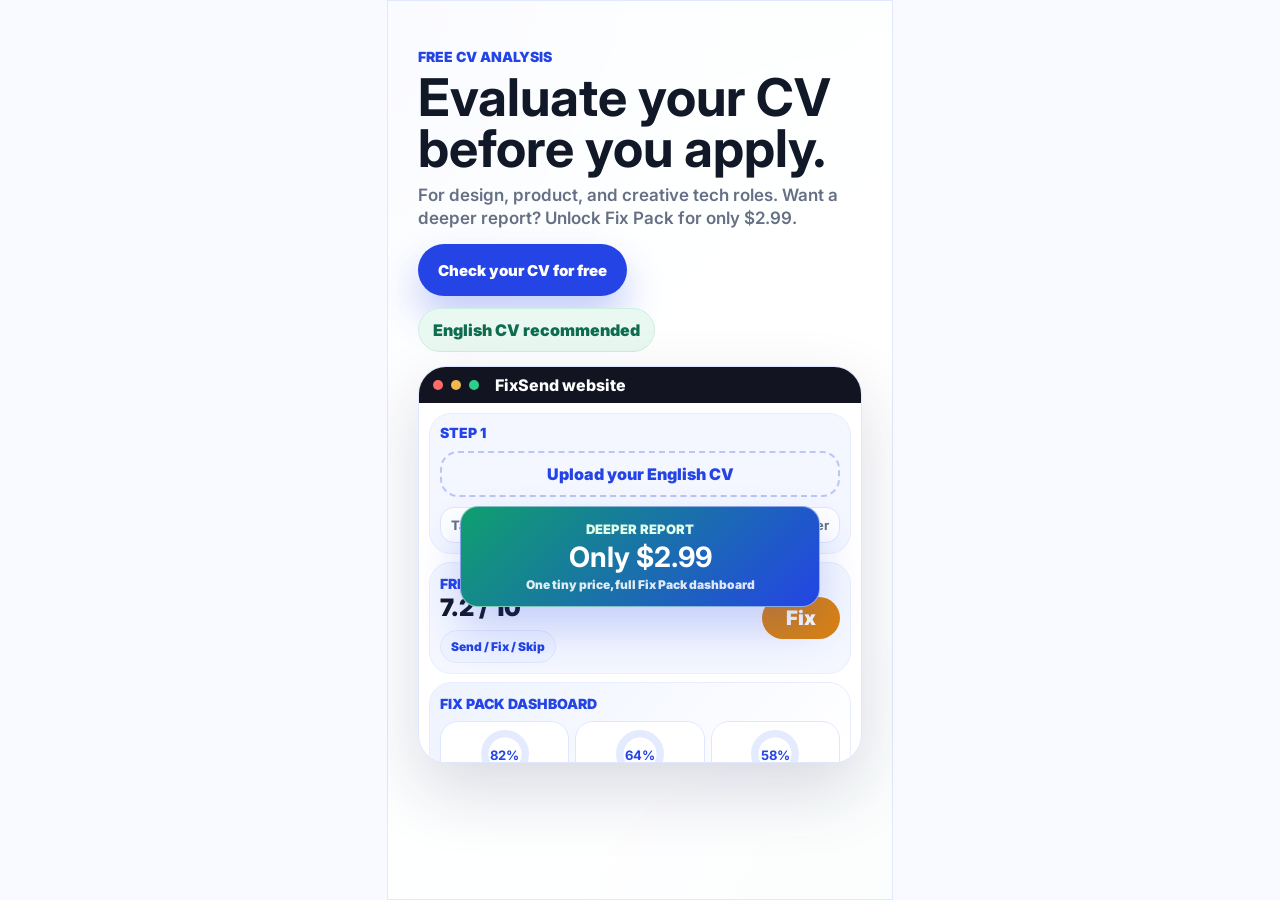
<file: ad-video.html>
<!DOCTYPE html>
<html lang="en">
  <head>
    <meta charset="UTF-8" />
    <meta name="viewport" content="width=device-width, initial-scale=1.0" />
    <title>FixSend Promo Video Scene</title>
    <link rel="preconnect" href="https://fonts.googleapis.com" />
    <link rel="preconnect" href="https://fonts.gstatic.com" crossorigin />
    <link
      href="https://fonts.googleapis.com/css2?family=Inter:wght@500;600;700;800;900&display=swap"
      rel="stylesheet"
    />
    <link rel="icon" href="fixsend-logo.svg" type="image/svg+xml" />
    <style>
      :root {
        --primary: #2444e5;
        --ink: #111827;
        --muted: #667085;
        --soft: #f4f7ff;
        --line: #dfe6ff;
        --send: #0f9f6e;
        --fix: #d98211;
      }

      * {
        box-sizing: border-box;
      }

      body {
        margin: 0;
        min-height: 100vh;
        display: grid;
        place-items: center;
        overflow: hidden;
        background: #f8faff;
        color: var(--ink);
        font-family: "Inter", Arial, sans-serif;
      }

      .stage {
        position: relative;
        width: min(100vw, 56.25vh);
        aspect-ratio: 9 / 16;
        overflow: hidden;
        background:
          linear-gradient(120deg, rgba(36, 68, 229, 0.16), rgba(97, 200, 255, 0.1), rgba(255, 255, 255, 0), rgba(15, 159, 110, 0.08)),
          linear-gradient(180deg, #fbfcff 0%, #ffffff 44%, #f2f6ff 100%);
      }

      .stage::before {
        content: "";
        position: absolute;
        inset: -30%;
        background:
          radial-gradient(circle at 15% 22%, rgba(36, 68, 229, 0.22), transparent 27%),
          radial-gradient(circle at 80% 12%, rgba(97, 200, 255, 0.16), transparent 26%),
          radial-gradient(circle at 78% 82%, rgba(15, 159, 110, 0.13), transparent 28%);
        filter: blur(18px);
        opacity: 0.76;
        animation: drift 9s ease-in-out infinite alternate;
      }

      .site {
        position: absolute;
        inset: 0;
        display: grid;
        grid-template-rows: auto 1fr;
        gap: 14px;
        align-items: stretch;
        padding: 9.2% 6% 20%;
        background: rgba(255, 255, 255, 0.92);
        border: 1px solid rgba(223, 230, 255, 0.9);
        border-radius: 0;
        box-shadow: 0 38px 90px rgba(20, 31, 72, 0.16);
        backdrop-filter: blur(18px);
        animation: siteIn 900ms ease both;
      }

      .copy {
        display: grid;
        align-content: start;
        padding-top: 0;
      }

      .eyebrow,
      .card-label {
        color: var(--primary);
        font-size: 14px;
        font-weight: 900;
        letter-spacing: 0;
        text-transform: uppercase;
      }

      h1 {
        margin: 8px 0 10px;
        font-size: clamp(34px, 8vw, 52px);
        line-height: 0.98;
        letter-spacing: 0;
      }

      .lead {
        max-width: 620px;
        margin: 0;
        color: var(--muted);
        font-size: clamp(14px, 3vw, 17px);
        line-height: 1.35;
        font-weight: 600;
      }

      .cta-row {
        display: flex;
        flex-wrap: wrap;
        align-items: center;
        gap: 12px;
        margin-top: 14px;
      }

      .cta {
        display: inline-flex;
        min-height: 52px;
        align-items: center;
        justify-content: center;
        padding: 0 20px;
        color: #ffffff;
        background: var(--primary);
        border-radius: 999px;
        box-shadow: 0 20px 38px rgba(36, 68, 229, 0.28);
        font-size: 15px;
        font-weight: 900;
      }

      .pill {
        min-height: 42px;
        padding: 11px 14px;
        color: #0f6d4f;
        background: #eaf8f2;
        border: 1px solid #ccefe0;
        border-radius: 999px;
        font-weight: 900;
      }

      .price {
        position: absolute;
        left: 50%;
        top: 56.2%;
        display: grid;
        width: min(78%, 360px);
        gap: 6px;
        padding: 14px 18px;
        background: linear-gradient(135deg, #0f9f6e 0%, #2444e5 100%);
        color: #ffffff;
        border: 1px solid rgba(255, 255, 255, 0.48);
        border-radius: 18px;
        box-shadow: 0 22px 42px rgba(36, 68, 229, 0.22);
        animation: pricePop 900ms ease both 4.8s;
        opacity: 0;
        text-align: center;
      }

      .price span {
        color: #dfffea;
        font-size: 13px;
        font-weight: 900;
        text-transform: uppercase;
      }

      .price strong {
        color: #ffffff;
        font-size: 28px;
        line-height: 1;
      }

      .price em {
        color: rgba(255, 255, 255, 0.86);
        font-size: 12px;
        font-style: normal;
        font-weight: 900;
      }

      .browser {
        position: relative;
        min-height: 0;
        height: 92%;
        margin-top: 0;
        overflow: hidden;
        background: #ffffff;
        border: 1px solid var(--line);
        border-radius: 28px;
        box-shadow: 0 28px 68px rgba(22, 33, 74, 0.16);
        animation: dashboardIn 900ms ease both 650ms;
        opacity: 0;
      }

      .browser-top {
        display: flex;
        align-items: center;
        gap: 8px;
        min-height: 36px;
        padding: 0 14px;
        background: #121521;
        color: #ffffff;
        font-weight: 800;
      }

      .dot {
        width: 10px;
        height: 10px;
        border-radius: 50%;
        background: #ff6b6b;
      }

      .dot:nth-child(2) {
        background: #f2b84b;
      }

      .dot:nth-child(3) {
        background: #2dcf8f;
        margin-right: 8px;
      }

      .screen {
        display: grid;
        gap: 8px;
        padding: 10px;
      }

      .upload-card,
      .result-card,
      .fixpack-card {
        padding: 10px;
        background: var(--soft);
        border: 1px solid #e8edff;
        border-radius: 22px;
      }

      .upload-card {
        display: grid;
        gap: 10px;
        animation: cardStep 7s ease-in-out infinite;
      }

      .drop {
        display: grid;
        min-height: 46px;
        place-items: center;
        border: 2px dashed rgba(36, 68, 229, 0.28);
        border-radius: 18px;
        color: var(--primary);
        font-weight: 900;
      }

      .select-line {
        display: flex;
        justify-content: space-between;
        gap: 12px;
        padding: 9px 10px;
        background: #ffffff;
        border: 1px solid var(--line);
        border-radius: 14px;
        color: var(--muted);
        font-weight: 800;
        font-size: 13px;
      }

      .role-word::after {
        content: "UX Designer";
        animation: roleSwap 7s steps(1, end) infinite;
      }

      .result-card {
        display: grid;
        grid-template-columns: 1fr auto;
        align-items: center;
        gap: 16px;
        animation: resultRise 7s ease-in-out infinite;
      }

      .score {
        font-size: 24px;
        font-weight: 900;
      }

      .decision {
        display: inline-flex;
        min-width: 78px;
        justify-content: center;
        padding: 9px 13px;
        color: #ffffff;
        background: var(--fix);
        border-radius: 999px;
        font-size: 20px;
        font-weight: 900;
      }

      .fixpack-card {
        position: relative;
        overflow: hidden;
        background: linear-gradient(135deg, #eef3ff 0%, #ffffff 72%);
        animation: fixpackGlow 7s ease-in-out infinite;
      }

      .ring-row {
        display: grid;
        grid-template-columns: repeat(3, 1fr);
        gap: 6px;
        margin: 8px 0;
      }

      .ring {
        display: grid;
        justify-items: center;
        gap: 8px;
        padding: 8px 5px;
        background: #ffffff;
        border: 1px solid var(--line);
        border-radius: 18px;
        text-align: center;
      }

      .ring::before {
        content: "";
        width: 48px;
        height: 48px;
        background:
          radial-gradient(circle closest-side, #ffffff 68%, transparent 70%),
          conic-gradient(var(--primary) calc(var(--fill, 0) * 1%), #e5ebff 0);
        border-radius: 999px;
        animation: fillRing 7s cubic-bezier(0.2, 0.8, 0.2, 1) infinite;
      }

      .ring strong {
        margin-top: -39px;
        color: var(--primary);
        font-size: 13px;
      }

      .ring small {
        color: var(--muted);
        font-weight: 900;
      }

      .fixes {
        display: grid;
        gap: 6px;
      }

      .fixes p {
        margin: 0;
        padding: 7px 8px;
        background: #ffffff;
        border: 1px solid var(--line);
        border-radius: 14px;
        color: #344061;
        font-size: 11px;
        font-weight: 800;
      }

      .tagline {
        display: inline-flex;
        width: fit-content;
        margin-top: 8px;
        padding: 8px 10px;
        background: #eef3ff;
        border: 1px solid var(--line);
        border-radius: 999px;
        color: var(--primary);
        font-size: 12px;
        font-weight: 900;
        animation: fadeLoop 7s ease-in-out infinite;
      }

      @property --fill {
        syntax: "<number>";
        inherits: true;
        initial-value: 0;
      }

      @keyframes drift {
        from {
          transform: translate3d(-1.4%, -1%, 0) scale(1);
        }

        to {
          transform: translate3d(1.5%, 1%, 0) scale(1.04);
        }
      }

      @keyframes siteIn {
        from {
          opacity: 0;
          transform: translateY(28px) scale(0.98);
        }

        to {
          opacity: 1;
          transform: translateY(0) scale(1);
        }
      }

      @keyframes dashboardIn {
        to {
          opacity: 1;
          transform: translateY(0);
        }

        from {
          opacity: 0;
          transform: translateY(24px);
        }
      }

      @keyframes pricePop {
        to {
          opacity: 1;
          transform: translateX(-50%) translateY(0) scale(1);
        }

        from {
          opacity: 0;
          transform: translateX(-50%) translateY(18px) scale(0.96);
        }
      }

      @keyframes roleSwap {
        0%,
        34% {
          content: "UX Designer";
        }

        35%,
        67% {
          content: "Brand Designer";
        }

        68%,
        100% {
          content: "Frontend Developer";
        }
      }

      @keyframes cardStep {
        0%,
        100% {
          transform: translateY(0);
        }

        45% {
          transform: translateY(-4px);
        }
      }

      @keyframes resultRise {
        0%,
        24% {
          opacity: 0;
          transform: translateY(14px);
        }

        34%,
        100% {
          opacity: 1;
          transform: translateY(0);
        }
      }

      @keyframes fixpackGlow {
        0%,
        48% {
          box-shadow: none;
        }

        58%,
        100% {
          box-shadow: 0 18px 38px rgba(36, 68, 229, 0.16);
        }
      }

      @keyframes fillRing {
        0%,
        48% {
          --fill: 0;
        }

        64%,
        100% {
          --fill: var(--score);
        }
      }

      @keyframes fadeLoop {
        0%,
        56% {
          opacity: 0;
          transform: translateY(8px);
        }

        68%,
        100% {
          opacity: 1;
          transform: translateY(0);
        }
      }
    </style>
  </head>
  <body>
    <main class="stage" aria-label="FixSend promotional video scene">
      <section class="site">
        <div class="copy">
          <div class="eyebrow">Free CV analysis</div>
          <h1>Evaluate your CV before you apply.</h1>
          <p class="lead">
            For design, product, and creative tech roles. Want a deeper report?
            Unlock Fix Pack for only $2.99.
          </p>
          <div class="cta-row">
            <span class="cta">Check your CV for free</span>
            <span class="pill">English CV recommended</span>
          </div>
        </div>

        <aside class="browser">
          <div class="browser-top">
            <span class="dot"></span>
            <span class="dot"></span>
            <span class="dot"></span>
            FixSend website
          </div>
          <div class="screen">
            <section class="upload-card">
              <span class="card-label">Step 1</span>
              <div class="drop">Upload your English CV</div>
              <div class="select-line">
                <span>Target role</span>
                <strong class="role-word"></strong>
              </div>
            </section>

            <section class="result-card">
              <div>
                <span class="card-label">Free result</span>
                <div class="score">7.2 / 10</div>
                <div class="tagline">Send / Fix / Skip</div>
              </div>
              <span class="decision">Fix</span>
            </section>

            <section class="fixpack-card">
              <span class="card-label">Fix Pack Dashboard</span>
              <div class="ring-row">
                <div class="ring" style="--score: 82"><strong>82%</strong><small>Portfolio</small></div>
                <div class="ring" style="--score: 64"><strong>64%</strong><small>Process</small></div>
                <div class="ring" style="--score: 58"><strong>58%</strong><small>Impact</small></div>
              </div>
              <div class="fixes">
                <p>Recruiter scan and role scorecards</p>
                <p>Priority fixes and missing keywords</p>
                <p>Rewrite guidance before applying</p>
              </div>
            </section>
          </div>
        </aside>

        <div class="price">
          <span>Deeper report</span>
          <strong>Only $2.99</strong>
          <em>One tiny price, full Fix Pack dashboard</em>
        </div>
      </section>
    </main>
  </body>
</html>
</file>
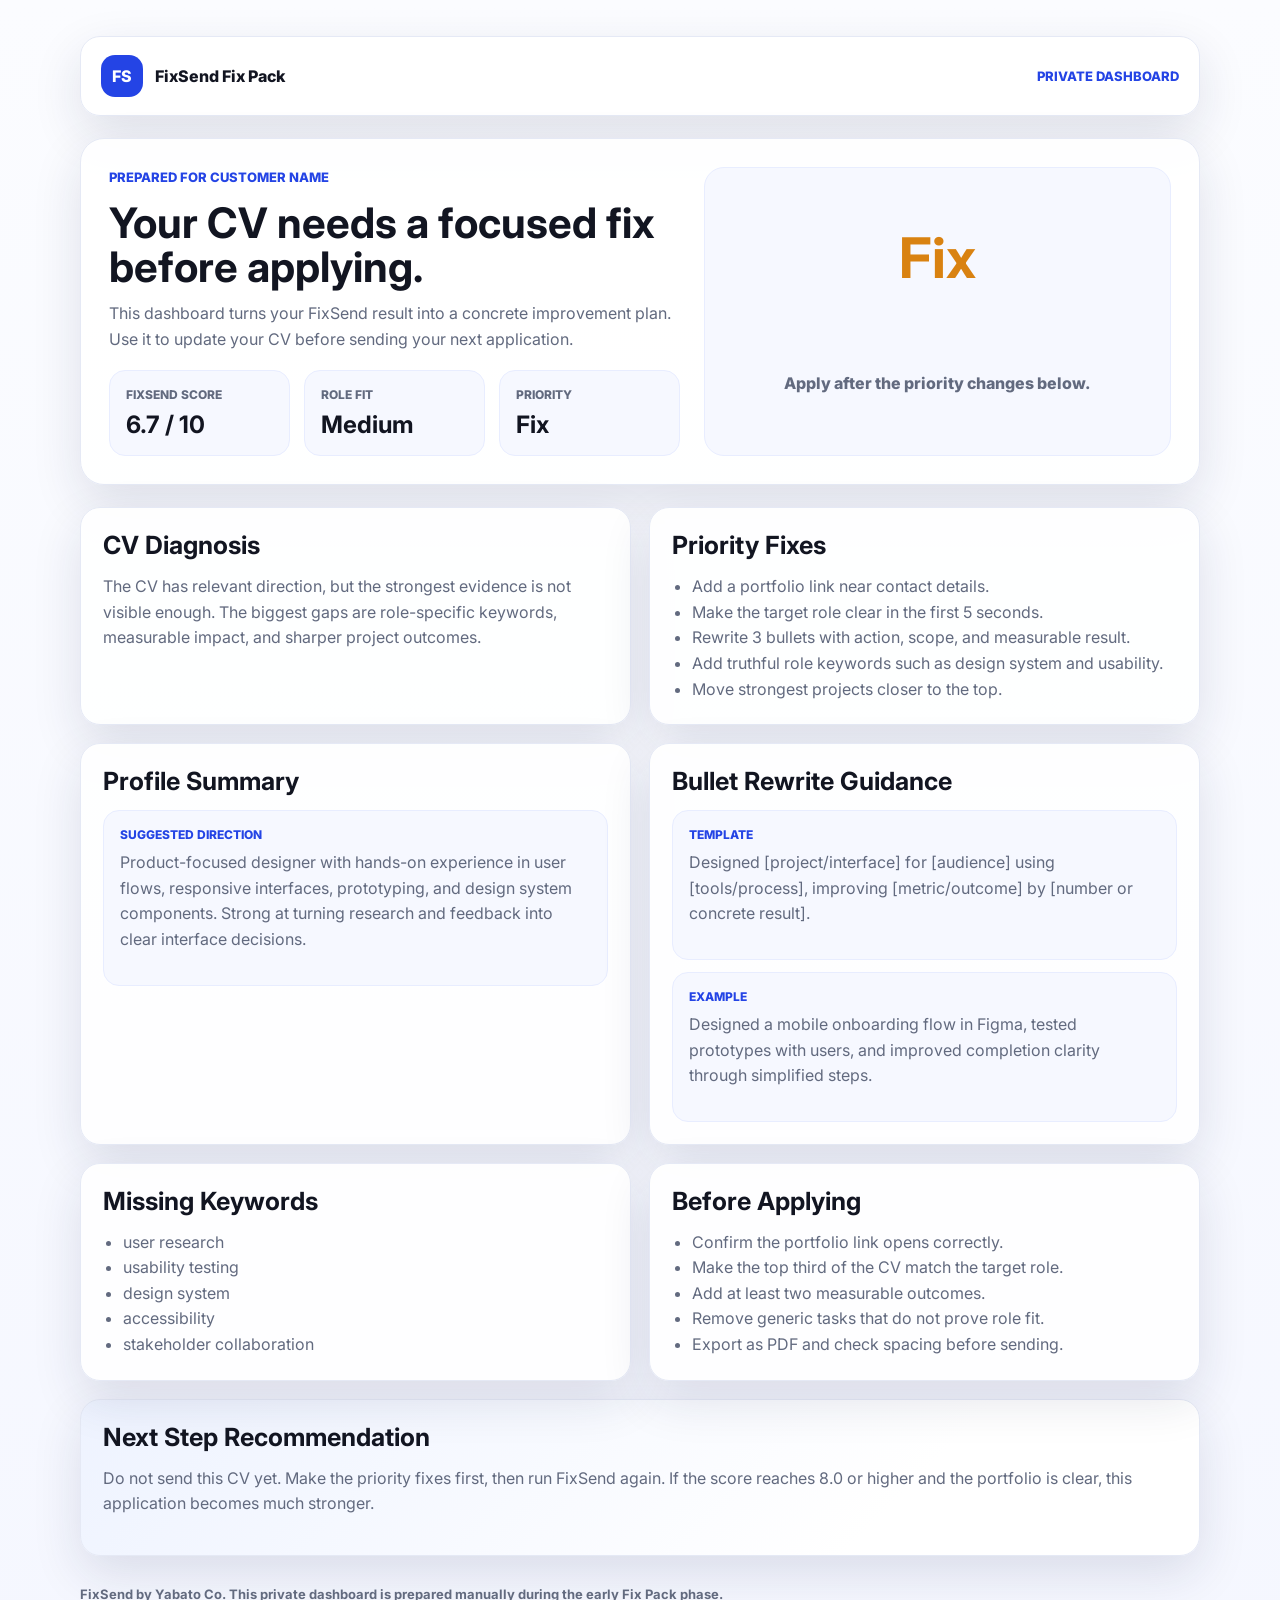
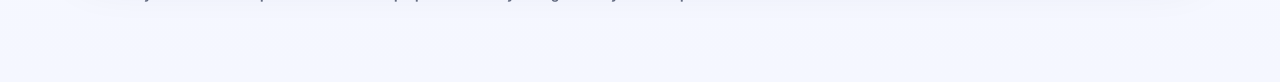
<file: reports/fixpack-dashboard-template.html>
<!DOCTYPE html>
<html lang="en">
  <head>
    <meta charset="UTF-8" />
    <meta name="viewport" content="width=device-width, initial-scale=1.0" />
    <title>Fix Pack Dashboard - Customer Name</title>
    <link rel="preconnect" href="https://fonts.googleapis.com" />
    <link rel="preconnect" href="https://fonts.gstatic.com" crossorigin />
    <link
      href="https://fonts.googleapis.com/css2?family=Inter:wght@400;500;600;700;800&display=swap"
      rel="stylesheet"
    />
    <style>
      :root {
        --primary: #2444e5;
        --ink: #121521;
        --muted: #626a7f;
        --line: #e5e9f5;
        --soft: #f6f8ff;
        --white: #ffffff;
        --send: #0f9f6e;
        --fix: #d98211;
        --skip: #d93d4a;
        --shadow: 0 18px 50px rgba(22, 33, 74, 0.12);
      }

      * {
        box-sizing: border-box;
      }

      body {
        margin: 0;
        color: var(--ink);
        background: linear-gradient(180deg, #fbfcff 0%, #f5f7ff 100%);
        font-family: "Inter", Arial, sans-serif;
      }

      .page {
        width: min(1120px, calc(100% - 36px));
        margin: 0 auto;
        padding: 36px 0 64px;
      }

      .topbar,
      .hero,
      .card,
      .action-panel {
        background: rgba(255, 255, 255, 0.92);
        border: 1px solid var(--line);
        box-shadow: var(--shadow);
      }

      .topbar {
        display: flex;
        align-items: center;
        justify-content: space-between;
        gap: 18px;
        margin-bottom: 22px;
        padding: 18px 20px;
        border-radius: 20px;
      }

      .brand {
        display: flex;
        align-items: center;
        gap: 12px;
        font-weight: 800;
      }

      .brand-mark {
        display: grid;
        width: 42px;
        height: 42px;
        place-items: center;
        color: var(--white);
        background: var(--primary);
        border-radius: 14px;
      }

      .status {
        color: var(--primary);
        font-size: 13px;
        font-weight: 800;
        text-transform: uppercase;
      }

      .hero {
        display: grid;
        grid-template-columns: 1.1fr 0.9fr;
        gap: 24px;
        margin-bottom: 22px;
        padding: 28px;
        border-radius: 24px;
      }

      h1,
      h2,
      h3,
      p {
        margin-top: 0;
      }

      h1 {
        margin-bottom: 12px;
        font-size: 42px;
        line-height: 1.05;
      }

      h2 {
        margin-bottom: 14px;
        font-size: 25px;
      }

      h3 {
        margin-bottom: 10px;
        font-size: 18px;
      }

      p,
      li {
        color: var(--muted);
        line-height: 1.6;
      }

      .decision {
        display: grid;
        place-items: center;
        padding: 24px;
        background: var(--soft);
        border: 1px solid #e8edff;
        border-radius: 20px;
        text-align: center;
      }

      .decision strong {
        color: var(--fix);
        font-size: 56px;
        line-height: 1;
      }

      .decision span {
        margin-top: 10px;
        color: var(--muted);
        font-weight: 800;
      }

      .grid {
        display: grid;
        grid-template-columns: repeat(2, minmax(0, 1fr));
        gap: 18px;
      }

      .card,
      .action-panel {
        padding: 22px;
        border-radius: 20px;
      }

      .metric-row {
        display: grid;
        grid-template-columns: repeat(3, 1fr);
        gap: 14px;
        margin-top: 18px;
      }

      .metric {
        padding: 16px;
        background: var(--soft);
        border: 1px solid #e8edff;
        border-radius: 16px;
      }

      .metric span {
        display: block;
        margin-bottom: 8px;
        color: var(--muted);
        font-size: 12px;
        font-weight: 800;
        text-transform: uppercase;
      }

      .metric strong {
        font-size: 24px;
      }

      ul {
        margin: 0;
        padding-left: 20px;
      }

      .rewrite {
        display: grid;
        gap: 12px;
      }

      .rewrite-block {
        padding: 16px;
        background: var(--soft);
        border: 1px solid #e8edff;
        border-radius: 16px;
      }

      .rewrite-block span {
        display: block;
        margin-bottom: 8px;
        color: var(--primary);
        font-size: 12px;
        font-weight: 800;
        text-transform: uppercase;
      }

      .action-panel {
        margin-top: 18px;
        background: linear-gradient(135deg, #eef3ff 0%, #ffffff 72%);
      }

      .footer {
        margin-top: 28px;
        color: var(--muted);
        font-size: 13px;
        font-weight: 700;
      }

      @media (max-width: 820px) {
        .hero,
        .grid,
        .metric-row {
          grid-template-columns: 1fr;
        }

        h1 {
          font-size: 34px;
        }

        .topbar {
          align-items: flex-start;
          flex-direction: column;
        }
      }
    </style>
  </head>
  <body>
    <main class="page">
      <header class="topbar">
        <div class="brand">
          <span class="brand-mark">FS</span>
          <span>FixSend Fix Pack</span>
        </div>
        <span class="status">Private dashboard</span>
      </header>

      <section class="hero">
        <div>
          <p class="status">Prepared for Customer Name</p>
          <h1>Your CV needs a focused fix before applying.</h1>
          <p>
            This dashboard turns your FixSend result into a concrete improvement plan.
            Use it to update your CV before sending your next application.
          </p>
          <div class="metric-row">
            <div class="metric">
              <span>FixSend score</span>
              <strong>6.7 / 10</strong>
            </div>
            <div class="metric">
              <span>Role fit</span>
              <strong>Medium</strong>
            </div>
            <div class="metric">
              <span>Priority</span>
              <strong>Fix</strong>
            </div>
          </div>
        </div>
        <aside class="decision">
          <strong>Fix</strong>
          <span>Apply after the priority changes below.</span>
        </aside>
      </section>

      <section class="grid">
        <article class="card">
          <h2>CV Diagnosis</h2>
          <p>
            The CV has relevant direction, but the strongest evidence is not visible
            enough. The biggest gaps are role-specific keywords, measurable impact,
            and sharper project outcomes.
          </p>
        </article>

        <article class="card">
          <h2>Priority Fixes</h2>
          <ul>
            <li>Add a portfolio link near contact details.</li>
            <li>Make the target role clear in the first 5 seconds.</li>
            <li>Rewrite 3 bullets with action, scope, and measurable result.</li>
            <li>Add truthful role keywords such as design system and usability.</li>
            <li>Move strongest projects closer to the top.</li>
          </ul>
        </article>

        <article class="card">
          <h2>Profile Summary</h2>
          <div class="rewrite">
            <div class="rewrite-block">
              <span>Suggested direction</span>
              <p>
                Product-focused designer with hands-on experience in user flows,
                responsive interfaces, prototyping, and design system components.
                Strong at turning research and feedback into clear interface decisions.
              </p>
            </div>
          </div>
        </article>

        <article class="card">
          <h2>Bullet Rewrite Guidance</h2>
          <div class="rewrite">
            <div class="rewrite-block">
              <span>Template</span>
              <p>
                Designed [project/interface] for [audience] using [tools/process],
                improving [metric/outcome] by [number or concrete result].
              </p>
            </div>
            <div class="rewrite-block">
              <span>Example</span>
              <p>
                Designed a mobile onboarding flow in Figma, tested prototypes with
                users, and improved completion clarity through simplified steps.
              </p>
            </div>
          </div>
        </article>

        <article class="card">
          <h2>Missing Keywords</h2>
          <ul>
            <li>user research</li>
            <li>usability testing</li>
            <li>design system</li>
            <li>accessibility</li>
            <li>stakeholder collaboration</li>
          </ul>
        </article>

        <article class="card">
          <h2>Before Applying</h2>
          <ul>
            <li>Confirm the portfolio link opens correctly.</li>
            <li>Make the top third of the CV match the target role.</li>
            <li>Add at least two measurable outcomes.</li>
            <li>Remove generic tasks that do not prove role fit.</li>
            <li>Export as PDF and check spacing before sending.</li>
          </ul>
        </article>
      </section>

      <section class="action-panel">
        <h2>Next Step Recommendation</h2>
        <p>
          Do not send this CV yet. Make the priority fixes first, then run FixSend
          again. If the score reaches 8.0 or higher and the portfolio is clear,
          this application becomes much stronger.
        </p>
      </section>

      <p class="footer">
        FixSend by Yabato Co. This private dashboard is prepared manually during
        the early Fix Pack phase.
      </p>
    </main>
  </body>
</html>
</file>
